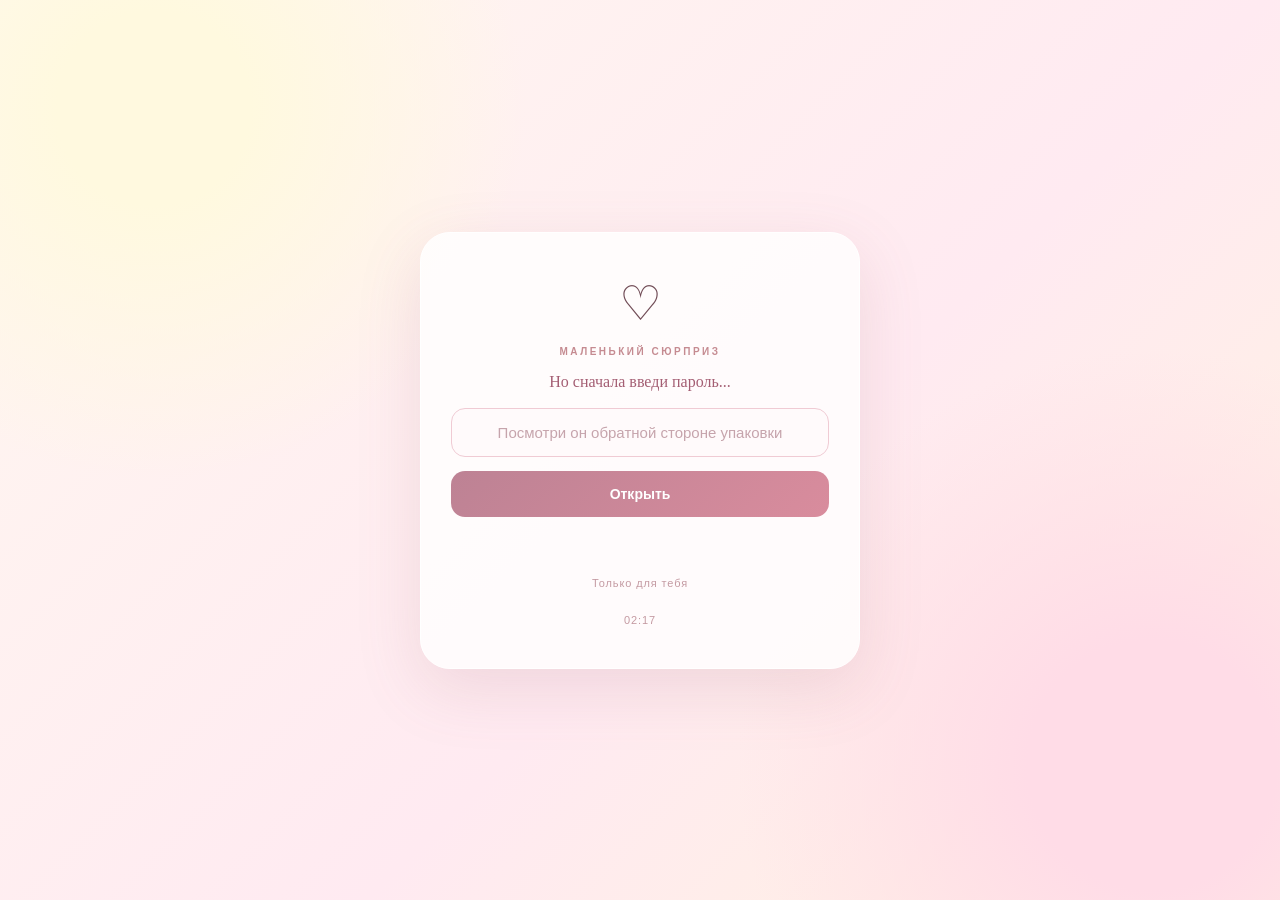
<file: nastenka/index.html>
<!DOCTYPE html>

<html lang="ru">

<head>

<meta charset="UTF-8">

<meta name="viewport" content="width=device-width, initial-scale=1">

<meta name="theme-color" content="#fff0f3">

<title>02:17</title>

<link rel="stylesheet" href="home.css">

</head>

<body>

<div class="hearts" aria-hidden="true">

    <span>♡</span>

    <span>♥</span>

    <span>♡</span>

    <span>♥</span>

    <span>♡</span>

</div>

<main class="card">

    <div class="sun">♡</div>

    <div class="kicker">маленький сюрприз</div>




    <p class="question">

        Но сначала введи пароль...

    </p>

    <form id="passwordForm">

        <input type="password"
               id="password"
               placeholder="Посмотри он обратной стороне упаковки"
               autocomplete="off"
               required>

        <button type="submit">

            Открыть

        </button>

    </form>

    <p id="message" class="message"></p>

    <div class="bottom-text">

        Только для тебя

    </div>

    <div class="bottom-text">

        02:17

    </div>

</main>

<script>

const correctPassword = "20.01.2010";

const form = document.getElementById("passwordForm");

const input = document.getElementById("password");

const message = document.getElementById("message");

form.addEventListener("submit", function(event) {

    event.preventDefault();

    if (input.value.trim() === correctPassword) {

        message.textContent = "Правильно! Для тебя открыто кое-что особенное ♥";

        message.className = "message success";

        setTimeout(() => {

            window.location.href = "letter.html";

        }, 900);

    } else {

        message.textContent = "Кажется, пароль немного не тот. Попробуй ещё раз ";

        message.className = "message error";

        input.value = "";

        input.focus();

    }

});

</script>

</body>

</html>
</file>
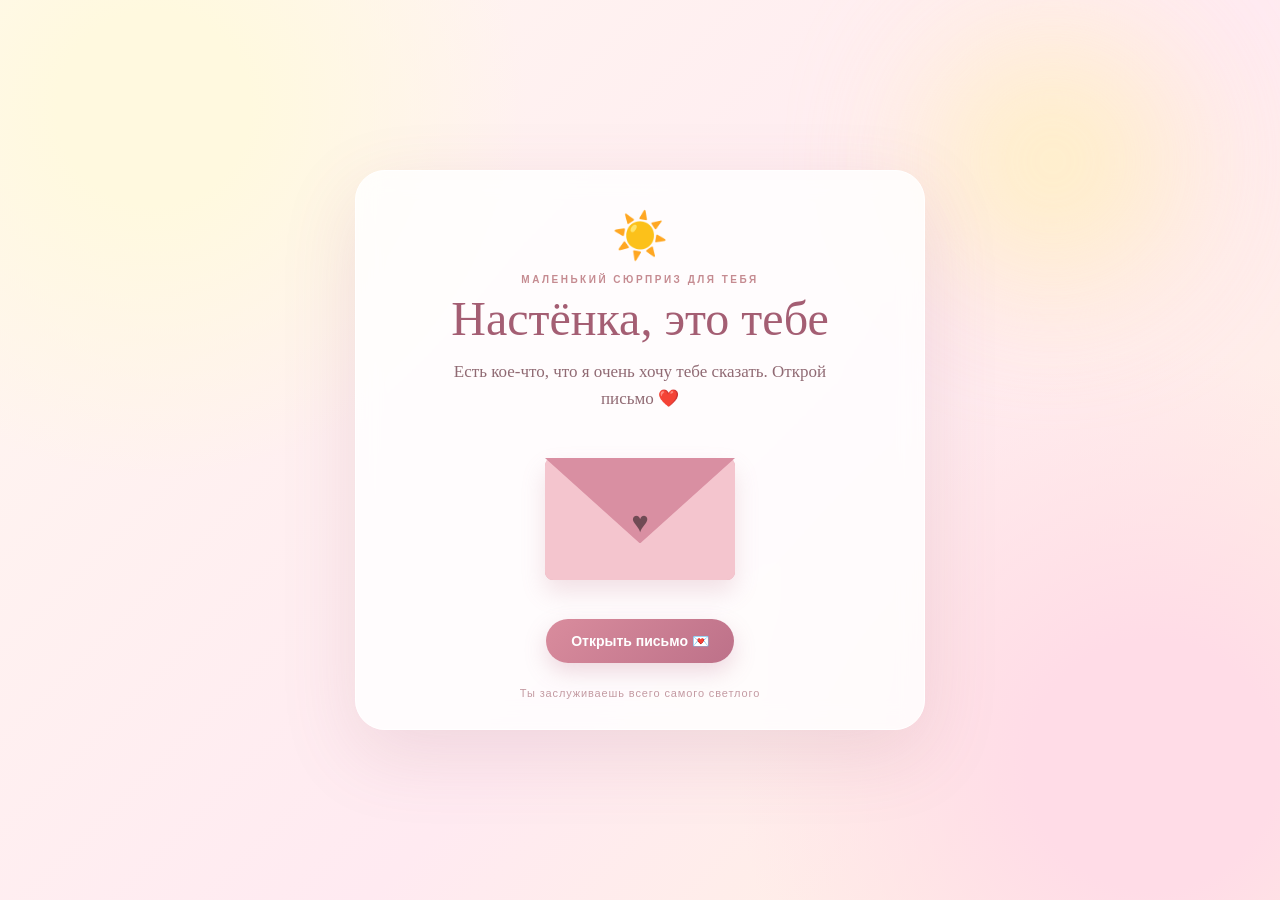
<file: otkrytka_dlya_Nastenki.html>
<!DOCTYPE html>
<html lang="ru">
<head>
<meta charset="UTF-8">
<meta name="viewport" content="width=device-width, initial-scale=1">
<meta name="theme-color" content="#fff0f3">
<title>Для Настёнки ❤️</title>
<style>
*{box-sizing:border-box}
body{margin:0;min-height:100vh;display:grid;place-items:center;padding:22px;overflow-x:hidden;
font-family:Georgia,"Times New Roman",serif;color:#704b55;
background:radial-gradient(circle at 12% 12%,#fff9df 0 7%,transparent 27%),
radial-gradient(circle at 90% 85%,#ffdce7 0 9%,transparent 30%),linear-gradient(135deg,#fff8f0,#ffeaf1 58%,#fff2df)}
.glow{position:fixed;width:250px;height:250px;border-radius:50%;background:#fff1b4;filter:blur(70px);opacity:.7;top:4%;right:8%;z-index:-1}
.card{width:min(100%,570px);padding:38px 27px 30px;text-align:center;border-radius:30px;
background:rgba(255,255,255,.82);border:1px solid white;box-shadow:0 24px 75px #995b6c25;backdrop-filter:blur(12px);animation:rise .8s ease both}
.sun{font-size:45px;display:block;animation:float 3s ease-in-out infinite}
.kicker{margin:12px 0 8px;font:700 10px Arial,sans-serif;letter-spacing:.25em;text-transform:uppercase;color:#c58b91}
h1{font-size:clamp(34px,8vw,48px);font-weight:500;line-height:1.1;margin:0 0 12px;color:#a45e73}
.subtitle{font-size:17px;line-height:1.6;color:#906a73;max-width:400px;margin:0 auto 22px}
.envelope-wrap{height:170px;display:grid;place-items:center;margin:6px auto 15px;perspective:700px}
.envelope{position:relative;width:190px;height:122px;background:#e8aab8;border-radius:8px;box-shadow:0 12px 24px #bd718933;transition:transform .7s}
.envelope:before,.envelope:after{content:"";position:absolute;inset:0}
.envelope:before{background:#f4c5ce;clip-path:polygon(0 0,50% 57%,100% 0,100% 100%,0 100%);border-radius:8px}
.flap{position:absolute;z-index:3;left:0;top:0;width:100%;height:70%;background:#d98fa2;clip-path:polygon(0 0,100% 0,50% 100%);transform-origin:top;transition:transform .7s}
.seal{position:absolute;z-index:4;left:50%;top:52%;transform:translate(-50%,-50%);font-size:29px;transition:opacity .3s}
.envelope.open .flap{transform:rotateX(180deg)}
.envelope.open{transform:translateY(8px)}
.envelope.open .seal{opacity:0}
button{border:0;border-radius:999px;padding:14px 25px;cursor:pointer;color:white;background:linear-gradient(135deg,#d98c9d,#bd7189);
font:600 14px Arial,sans-serif;box-shadow:0 9px 22px #bd718940;transition:.2s}
button:hover{transform:translateY(-2px)}
button:disabled{opacity:.75;cursor:default}
.letter{display:none;text-align:left;margin:25px auto 0;max-width:455px;font-size:16px;line-height:1.8;animation:rise .7s ease both}
.letter.show{display:block}
.letter p{margin:0 0 15px}
.sign{text-align:center;color:#b46d80;font-style:italic;margin-top:23px!important}
.final{display:none;margin:24px auto 0;padding:19px 12px 4px;border-top:1px solid #f3dce2;color:#ad6479;font-size:22px;line-height:1.4;animation:rise .8s ease both}
.final.show{display:block}
.final small{display:block;margin-top:8px;font:12px Arial,sans-serif;letter-spacing:.12em;color:#c49aa2}
.music{display:none;margin:16px auto 0;background:#fff0f3;color:#a45e73;box-shadow:none;border:1px solid #f2d5de}
.footer{margin-top:24px;font:11px Arial,sans-serif;letter-spacing:.08em;color:#c49aa2}
.petal{position:fixed;top:-30px;pointer-events:none;opacity:.65;animation:fall linear infinite;z-index:-1}
@keyframes rise{from{opacity:0;transform:translateY(14px)}to{opacity:1;transform:none}}
@keyframes float{0%,100%{transform:translateY(0) rotate(-5deg)}50%{transform:translateY(-8px) rotate(5deg)}}
@keyframes fall{to{transform:translateY(110vh) rotate(360deg)}}
@media(max-width:420px){.card{padding:30px 20px 25px}.letter{font-size:15px}.envelope-wrap{height:150px}}
</style>
</head>
<body>
<div class="glow"></div>
<main class="card">
  <span class="sun">☀️</span>
  <div class="kicker">маленький сюрприз для тебя</div>
  <h1>Настёнка, это тебе</h1>
  <p class="subtitle">Есть кое-что, что я очень хочу тебе сказать. Открой письмо ❤️</p>
  <div class="envelope-wrap">
    <div class="envelope" id="envelope"><div class="flap"></div><div class="seal">♥</div></div>
  </div>
  <button id="openBtn">Открыть письмо 💌</button>

  <section class="letter" id="letter" aria-live="polite">
    <p>Я правда верю, что у тебя всё получится. Поэтому никогда не сдавайся, смело иди к своей цели и не оглядывайся назад. Не позволяй никому переубеждать тебя или заставлять сомневаться в себе.</p>
    <p>Радуйся жизни, улыбайся и свети ярче всех, словно маленькое солнышко! Ведь ты и есть самое настоящее солнышко, любимая моя девочка. <span style="color:#d98c9d">♥</span></p>
    <p>Ты самая большая умничка на свете, и я безумно горжусь тобой. Спасибо тебе за твою заботу, поддержку, нежность и любовь.</p>
    <p>Я очень рад, что однажды ты появилась в моей жизни. И хочу, чтобы ты никогда не забывала, какая ты замечательная.</p>
    <p class="sign">С любовью, для тебя ♥</p>
  </section>
  <div class="final" id="final">Я тебя очень ценю, Настёнка ❤️<small>НИКОГДА НЕ ПЕРЕСТАВАЙ СВЕТИТЬСЯ</small></div>
  <button class="music" id="musicBtn">♪ Включить нежную мелодию</button>
  <div class="footer">Ты заслуживаешь всего самого светлого</div>
</main>
<script>
const openBtn=document.getElementById('openBtn'), letter=document.getElementById('letter');
openBtn.addEventListener('click',()=>{
  document.getElementById('envelope').classList.add('open');
  openBtn.disabled=true; openBtn.textContent='Письмо открыто ♥';
  setTimeout(()=>{letter.classList.add('show');document.getElementById('final').classList.add('show');document.getElementById('musicBtn').style.display='inline-block';},550);
});
let audioCtx, playing=false, timer;
const musicBtn=document.getElementById('musicBtn');
musicBtn.addEventListener('click',()=>{
  if(!audioCtx) audioCtx=new (window.AudioContext||window.webkitAudioContext)();
  if(playing){clearInterval(timer);playing=false;musicBtn.textContent='♪ Включить нежную мелодию';return;}
  playing=true;musicBtn.textContent='Ⅱ Остановить мелодию';
  const notes=[261.63,329.63,392,329.63,293.66,349.23,440,349.23];let i=0;
  const play=()=>{const osc=audioCtx.createOscillator(),gain=audioCtx.createGain();osc.type='sine';osc.frequency.value=notes[i++%notes.length];gain.gain.setValueAtTime(.0001,audioCtx.currentTime);gain.gain.exponentialRampToValueAtTime(.055,audioCtx.currentTime+.08);gain.gain.exponentialRampToValueAtTime(.0001,audioCtx.currentTime+1.1);osc.connect(gain);gain.connect(audioCtx.destination);osc.start();osc.stop(audioCtx.currentTime+1.15);};
  play();timer=setInterval(play,650);
});
const symbols=['♡','✿','♥'];
for(let i=0;i<18;i++){const el=document.createElement('span');el.className='petal';el.textContent=symbols[Math.floor(Math.random()*symbols.length)];el.style.left=Math.random()*100+'vw';el.style.animationDuration=(10+Math.random()*13)+'s';el.style.animationDelay=(-Math.random()*20)+'s';el.style.fontSize=(12+Math.random()*15)+'px';el.style.color=i%2?'#d99aaa':'#e7bd8d';document.body.appendChild(el);}
</script>
</body>
</html>
</file>
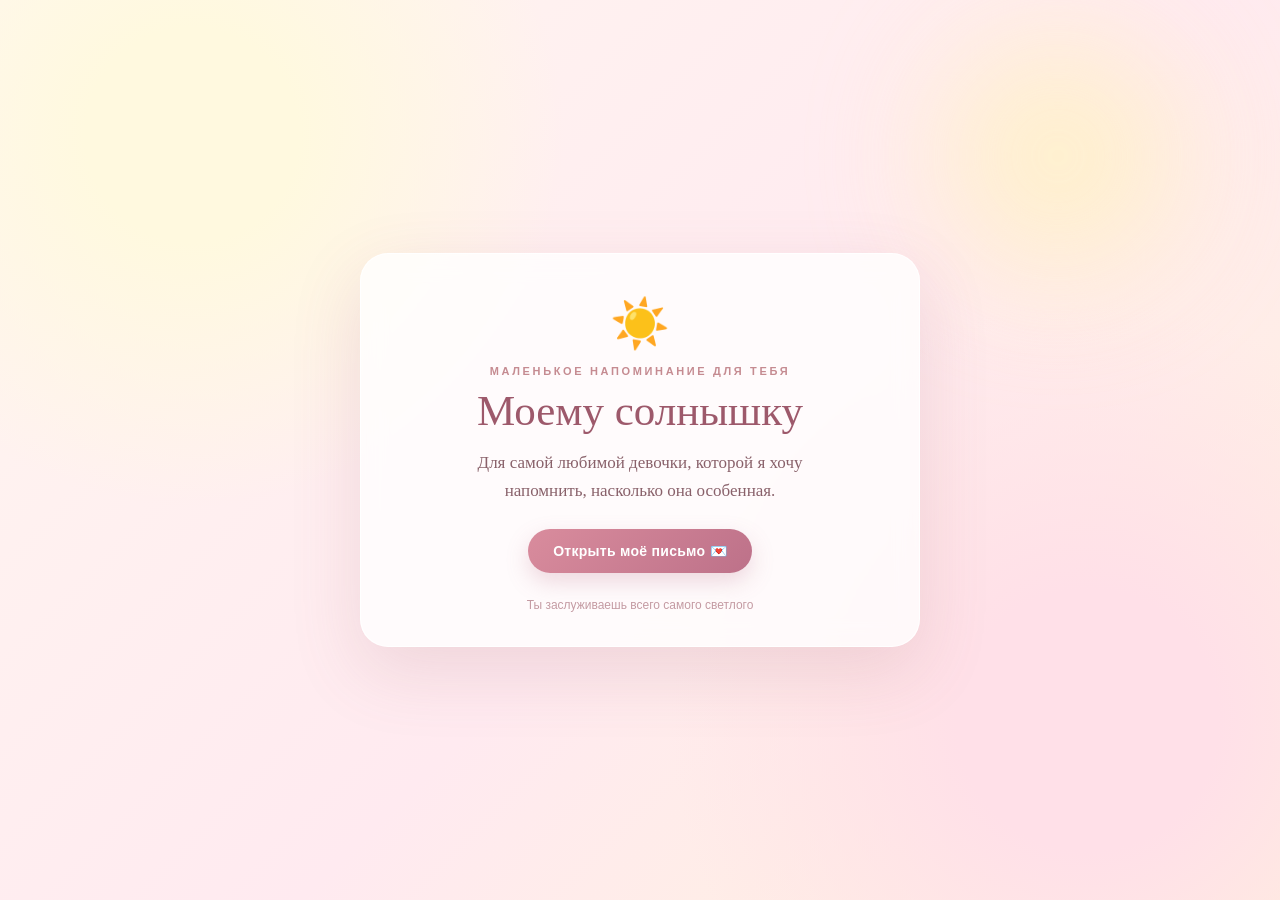
<file: otkrytka_dlya_solnyshka.html>
<!DOCTYPE html>
<html lang="ru">
<head>
  <meta charset="UTF-8">
  <meta name="viewport" content="width=device-width, initial-scale=1.0">
  <meta name="theme-color" content="#fff0f3">
  <title>Для моего солнышка ☀️</title>
  <style>
    * { box-sizing: border-box; }
    body {
      margin: 0; min-height: 100vh; overflow-x: hidden;
      display: grid; place-items: center; padding: 24px;
      font-family: Georgia, "Times New Roman", serif;
      color: #68434d;
      background: radial-gradient(circle at 15% 15%, #fff9df 0 8%, transparent 28%),
                  radial-gradient(circle at 85% 80%, #ffe0e8 0 10%, transparent 32%),
                  linear-gradient(135deg, #fff7f0, #ffeaf0 55%, #fff1dc);
    }
    .glow {
      position: fixed; width: 240px; height: 240px; border-radius: 50%;
      background: #fff4b8; filter: blur(65px); opacity: .65; z-index: -1;
      top: 4%; right: 8%;
    }
    .card {
      width: min(100%, 560px); padding: 42px 30px 34px;
      text-align: center; position: relative; border-radius: 28px;
      background: rgba(255,255,255,.78);
      border: 1px solid rgba(255,255,255,.9);
      box-shadow: 0 24px 70px rgba(153, 91, 108, .16);
      backdrop-filter: blur(12px);
      animation: appear .9s ease both;
    }
    .sun { font-size: 48px; display: inline-block; animation: float 3s ease-in-out infinite; }
    .eyebrow { margin: 12px 0 8px; font: 700 11px/1.4 Arial, sans-serif; letter-spacing: .24em; text-transform: uppercase; color: #c58b91; }
    h1 { font-size: clamp(30px, 7vw, 43px); line-height: 1.12; font-weight: 500; margin: 0 0 14px; color: #9d596b; }
    .intro { font-size: 17px; line-height: 1.65; margin: 0 auto 24px; max-width: 390px; color: #89616a; }
    button {
      border: 0; border-radius: 999px; padding: 14px 25px; cursor: pointer;
      color: white; background: linear-gradient(135deg, #d98c9d, #bd7189);
      font: 600 14px Arial, sans-serif; letter-spacing: .02em;
      box-shadow: 0 9px 22px rgba(189,113,137,.25);
      transition: transform .2s, box-shadow .2s;
    }
    button:hover { transform: translateY(-2px); box-shadow: 0 12px 26px rgba(189,113,137,.32); }
    .letter { display: none; text-align: left; margin: 28px auto 0; max-width: 430px; font-size: 16px; line-height: 1.8; animation: appear .6s ease both; }
    .letter.show { display: block; }
    .letter p { margin: 0 0 15px; }
    .sign { text-align: center; color: #b46d80; font-style: italic; margin-top: 22px !important; }
    .heart { color: #d98c9d; }
    .footer { margin-top: 25px; font: 12px Arial, sans-serif; color: #c49aa2; }
    .petal {
      position: fixed; top: -30px; pointer-events: none; opacity: .7;
      animation: fall linear infinite; z-index: -1;
    }
    @keyframes appear { from { opacity: 0; transform: translateY(12px) scale(.98); } to { opacity: 1; transform: none; } }
    @keyframes float { 0%,100% { transform: translateY(0) rotate(-5deg); } 50% { transform: translateY(-8px) rotate(5deg); } }
    @keyframes fall { to { transform: translateY(110vh) rotate(360deg); } }
    @media (max-width: 420px) { .card { padding: 34px 22px 28px; } .letter { font-size: 15px; } }
  </style>
</head>
<body>
  <div class="glow"></div>
  <main class="card">
    <div class="sun">☀️</div>
    <div class="eyebrow">маленькое напоминание для тебя</div>
    <h1>Моему солнышку</h1>
    <p class="intro">Для самой любимой девочки, которой я хочу напомнить, насколько она особенная.</p>
    <button id="openBtn" type="button">Открыть моё письмо 💌</button>

    <section class="letter" id="letter" aria-live="polite">
      <p>Я правда верю, что у тебя всё получится. Поэтому никогда не сдавайся, смело иди к своей цели и не оглядывайся назад. Не позволяй никому переубеждать тебя или заставлять сомневаться в себе.</p>
      <p>Радуйся жизни, улыбайся и свети ярче всех, словно маленькое солнышко! Ведь ты и есть самое настоящее солнышко, любимая моя девочка. <span class="heart">♥</span></p>
      <p>Ты самая большая умничка на свете, и я безумно горжусь тобой. Спасибо тебе за твою заботу, поддержку, нежность и любовь.</p>
      <p>Я очень рад, что однажды ты появилась в моей жизни. И хочу, чтобы ты никогда не забывала, какая ты замечательная.</p>
      <p class="sign">С любовью, для тебя <span class="heart">♥</span></p>
    </section>
    <div class="footer">Ты заслуживаешь всего самого светлого</div>
  </main>
  <script>
    const btn = document.getElementById('openBtn');
    const letter = document.getElementById('letter');
    btn.addEventListener('click', () => {
      letter.classList.add('show');
      btn.textContent = 'Это всё — от чистого сердца ♥';
      btn.disabled = true;
      btn.style.opacity = '.85';
    });
    const symbols = ['♡', '✿', '♥'];
    for (let i = 0; i < 16; i++) {
      const el = document.createElement('span');
      el.className = 'petal';
      el.textContent = symbols[Math.floor(Math.random() * symbols.length)];
      el.style.left = Math.random() * 100 + 'vw';
      el.style.animationDuration = (9 + Math.random() * 13) + 's';
      el.style.animationDelay = (-Math.random() * 18) + 's';
      el.style.fontSize = (12 + Math.random() * 15) + 'px';
      el.style.color = i % 2 ? '#d99aaa' : '#e7bd8d';
      document.body.appendChild(el);
    }
  </script>
</body>
</html>
</file>
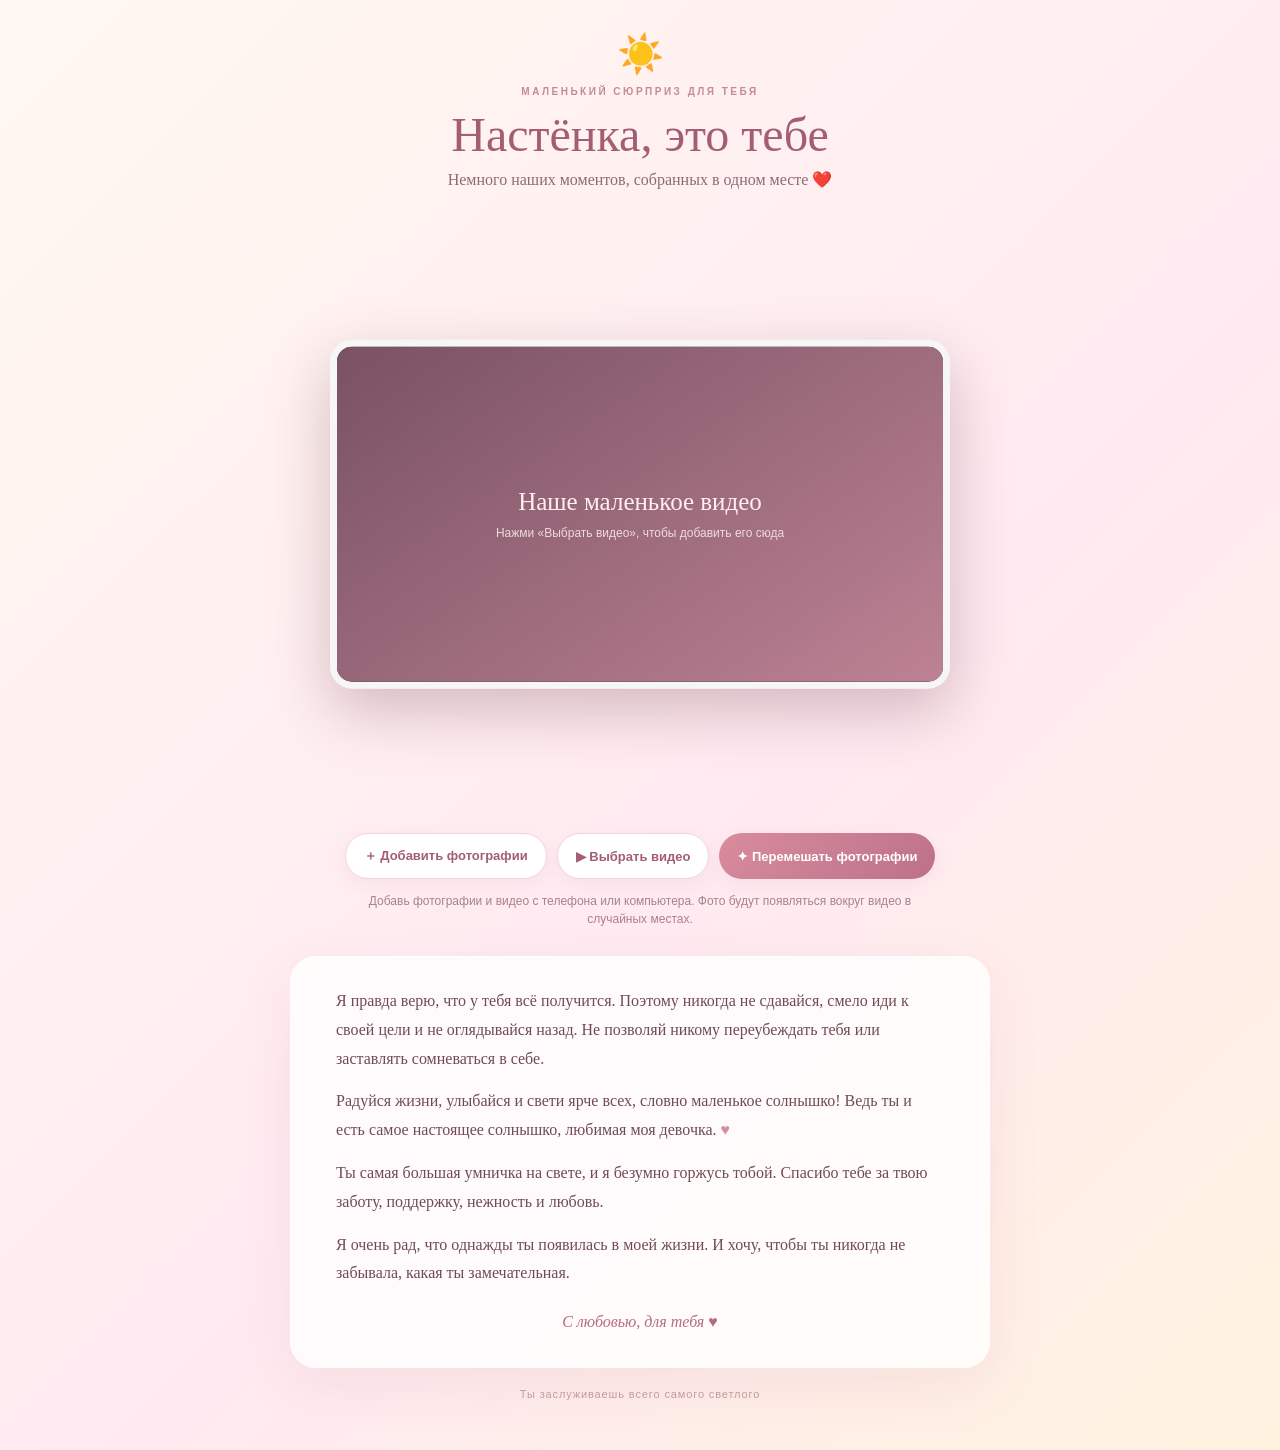
<file: otkrytka_Nastenka_video_kollazh.html>
<!DOCTYPE html>
<html lang="ru">
<head>
<meta charset="UTF-8">
<meta name="viewport" content="width=device-width, initial-scale=1">
<meta name="theme-color" content="#fff0f3">
<title>Для Настёнки ❤️</title>
<style>
*{box-sizing:border-box}
body{margin:0;min-height:100vh;padding:24px 16px 50px;background:linear-gradient(135deg,#fff8f0,#ffeaf1 58%,#fff2df);color:#704b55;font-family:Georgia,"Times New Roman",serif}
.page{width:min(1100px,100%);margin:auto;text-align:center}
.heading{padding:8px 0 18px}
.sun{font-size:38px;display:block;animation:float 3s ease-in-out infinite}
.kicker{font:700 10px Arial,sans-serif;letter-spacing:.25em;text-transform:uppercase;color:#c58b91;margin:10px 0}
h1{font-size:clamp(32px,6vw,48px);font-weight:500;color:#a45e73;margin:0 0 8px}
.subtitle{font-size:16px;color:#906a73;margin:0}
.stage{height:min(68vw,590px);min-height:390px;max-height:590px;position:relative;margin:12px auto 24px;isolation:isolate}
.collage{position:absolute;inset:0;overflow:hidden;border-radius:28px}
.photo{position:absolute;width:clamp(105px,18vw,190px);height:clamp(125px,22vw,225px);object-fit:cover;border-radius:15px;border:5px solid rgba(255,255,255,.94);box-shadow:0 12px 32px #7f4d5a30;opacity:0;transform:scale(.78) rotate(var(--rot));animation:photoIn .7s ease forwards;transition:transform .5s,opacity .5s}
.photo:hover{transform:scale(1.06) rotate(0deg);z-index:5}
.video-frame{position:absolute;z-index:10;left:50%;top:50%;transform:translate(-50%,-50%);width:min(58%,620px);aspect-ratio:16/9;background:#30242a;border:7px solid rgba(255,255,255,.96);border-radius:22px;box-shadow:0 22px 60px #75495650;overflow:hidden;display:grid;place-items:center}
video{width:100%;height:100%;object-fit:contain;background:#241b20}
.video-placeholder{position:absolute;inset:0;display:grid;place-items:center;padding:18px;color:#ffeef2;text-align:center;background:linear-gradient(145deg,#795263,#bd8294)}
.video-placeholder strong{display:block;font-size:clamp(17px,3vw,25px);font-weight:500;margin-bottom:7px}
.video-placeholder span{font:12px Arial,sans-serif;opacity:.85}
.controls{display:flex;flex-wrap:wrap;justify-content:center;gap:10px;margin:0 auto 25px}
.control-label,.shuffle{display:inline-flex;align-items:center;justify-content:center;gap:8px;min-height:46px;padding:12px 18px;border-radius:999px;background:#fff;color:#a45e73;border:1px solid #f0d5de;box-shadow:0 5px 18px #995b6c12;font:600 13px Arial,sans-serif;cursor:pointer}
.control-label:hover,.shuffle:hover{background:#fff5f7}
.control-label input{display:none}
.shuffle{background:linear-gradient(135deg,#d98c9d,#bd7189);color:white;border:0}
.hint{font:12px/1.5 Arial,sans-serif;color:#a9828b;margin:-12px auto 28px;max-width:560px}
.letter-card{max-width:700px;margin:0 auto;padding:30px clamp(20px,5vw,45px);background:rgba(255,255,255,.82);border:1px solid white;border-radius:26px;box-shadow:0 18px 55px #995b6c17;text-align:left;line-height:1.8;font-size:16px}
.letter-card p{margin:0 0 14px}
.sign{text-align:center;color:#b46d80;font-style:italic;margin:20px 0 0!important}
.footer{text-align:center;margin:20px 0 0;font:11px Arial,sans-serif;letter-spacing:.08em;color:#c49aa2}
@keyframes photoIn{to{opacity:1;transform:scale(1) rotate(var(--rot))}}
@keyframes float{0%,100%{transform:translateY(0) rotate(-5deg)}50%{transform:translateY(-8px) rotate(5deg)}}
@media(max-width:600px){
 body{padding:15px 10px 35px}
 .stage{height:510px;min-height:510px}
 .video-frame{width:82%;border-width:5px;border-radius:15px}
 .photo{width:clamp(95px,29vw,145px);height:clamp(115px,34vw,170px);border-width:4px}
 .letter-card{font-size:15px;padding:24px 20px}
}
@media(prefers-reduced-motion:reduce){*,*::before,*::after{animation-duration:.01ms!important;transition:none!important}}
</style>
</head>
<body>
<main class="page">
 <header class="heading">
  <span class="sun">☀️</span>
  <div class="kicker">маленький сюрприз для тебя</div>
  <h1>Настёнка, это тебе</h1>
  <p class="subtitle">Немного наших моментов, собранных в одном месте ❤️</p>
 </header>

 <section class="stage" aria-label="Видео в окружении фотографий">
  <div class="collage" id="collage"></div>
  <div class="video-frame">
   <video id="mainVideo" controls playsinline preload="metadata" hidden></video>
   <div class="video-placeholder" id="videoPlaceholder">
    <div><strong>Наше маленькое видео</strong><span>Нажми «Выбрать видео», чтобы добавить его сюда</span></div>
   </div>
  </div>
 </section>

 <div class="controls">
  <label class="control-label">＋ Добавить фотографии
   <input id="photoInput" type="file" accept="image/*" multiple>
  </label>
  <label class="control-label">▶ Выбрать видео
   <input id="videoInput" type="file" accept="video/*">
  </label>
  <button class="shuffle" id="shuffleBtn" type="button">✦ Перемешать фотографии</button>
 </div>
 <p class="hint" id="hint" aria-live="polite">Добавь фотографии и видео с телефона или компьютера. Фото будут появляться вокруг видео в случайных местах.</p>

 <section class="letter-card">
  <p>Я правда верю, что у тебя всё получится. Поэтому никогда не сдавайся, смело иди к своей цели и не оглядывайся назад. Не позволяй никому переубеждать тебя или заставлять сомневаться в себе.</p>
  <p>Радуйся жизни, улыбайся и свети ярче всех, словно маленькое солнышко! Ведь ты и есть самое настоящее солнышко, любимая моя девочка. <span style="color:#d98c9d">♥</span></p>
  <p>Ты самая большая умничка на свете, и я безумно горжусь тобой. Спасибо тебе за твою заботу, поддержку, нежность и любовь.</p>
  <p>Я очень рад, что однажды ты появилась в моей жизни. И хочу, чтобы ты никогда не забывала, какая ты замечательная.</p>
  <p class="sign">С любовью, для тебя ♥</p>
 </section>
 <div class="footer">Ты заслуживаешь всего самого светлого</div>
</main>
<script>
const collage=document.getElementById('collage');
const photoInput=document.getElementById('photoInput');
const videoInput=document.getElementById('videoInput');
const mainVideo=document.getElementById('mainVideo');
const placeholder=document.getElementById('videoPlaceholder');
const hint=document.getElementById('hint');
const shuffleBtn=document.getElementById('shuffleBtn');
let photoURLs=[];

function placePhotos(){
 collage.innerHTML='';
 if(!photoURLs.length)return;
 const mobile=window.matchMedia('(max-width:600px)').matches;
 const positions=mobile?[
  [2,3,-8],[68,3,7],[0,36,6],[72,36,-7],[5,70,-5],[68,70,8],
  [34,1,5],[34,77,-5],[1,18,4],[75,18,-4],[1,54,-7],[75,54,6]
 ]:[
  [2,4,-9],[22,1,7],[72,3,-6],[86,26,8],[2,39,6],[17,68,-7],
  [78,67,6],[88,45,-8],[37,1,-5],[59,2,8],[36,73,7],[58,75,-6],
  [3,72,5],[86,5,-7]
 ];
 const shuffled=[...photoURLs].sort(()=>Math.random()-.5);
 shuffled.slice(0,positions.length).forEach((src,i)=>{
  const [x,y,r]=positions[i];
  const img=document.createElement('img');
  img.className='photo';img.src=src;img.alt='Фотография для Настёнки';
  img.style.left=x+'%';img.style.top=y+'%';img.style.setProperty('--rot',r+'deg');
  img.style.animationDelay=(Math.random()*.5)+'s';
  collage.appendChild(img);
 });
}
photoInput.addEventListener('change',()=>{
 const files=Array.from(photoInput.files||[]).filter(f=>f.type.startsWith('image/'));
 if(!files.length)return;
 photoURLs.forEach(URL.revokeObjectURL);photoURLs=files.map(URL.createObjectURL);
 placePhotos();
 hint.textContent=`Добавлено фотографий: ${photoURLs.length}. Нажми «Перемешать фотографии», чтобы изменить их расположение.`;
});
videoInput.addEventListener('change',()=>{
 const file=videoInput.files&&videoInput.files[0];if(!file)return;
 if(mainVideo.dataset.url)URL.revokeObjectURL(mainVideo.dataset.url);
 const url=URL.createObjectURL(file);mainVideo.dataset.url=url;mainVideo.src=url;
 mainVideo.hidden=false;placeholder.hidden=true;mainVideo.load();
});
shuffleBtn.addEventListener('click',()=>{
 if(!photoURLs.length){hint.textContent='Сначала добавь фотографии — тогда я смогу их перемешать ❤️';return;}
 placePhotos();
});
window.addEventListener('resize',placePhotos);
</script>
</body>
</html>
</file>
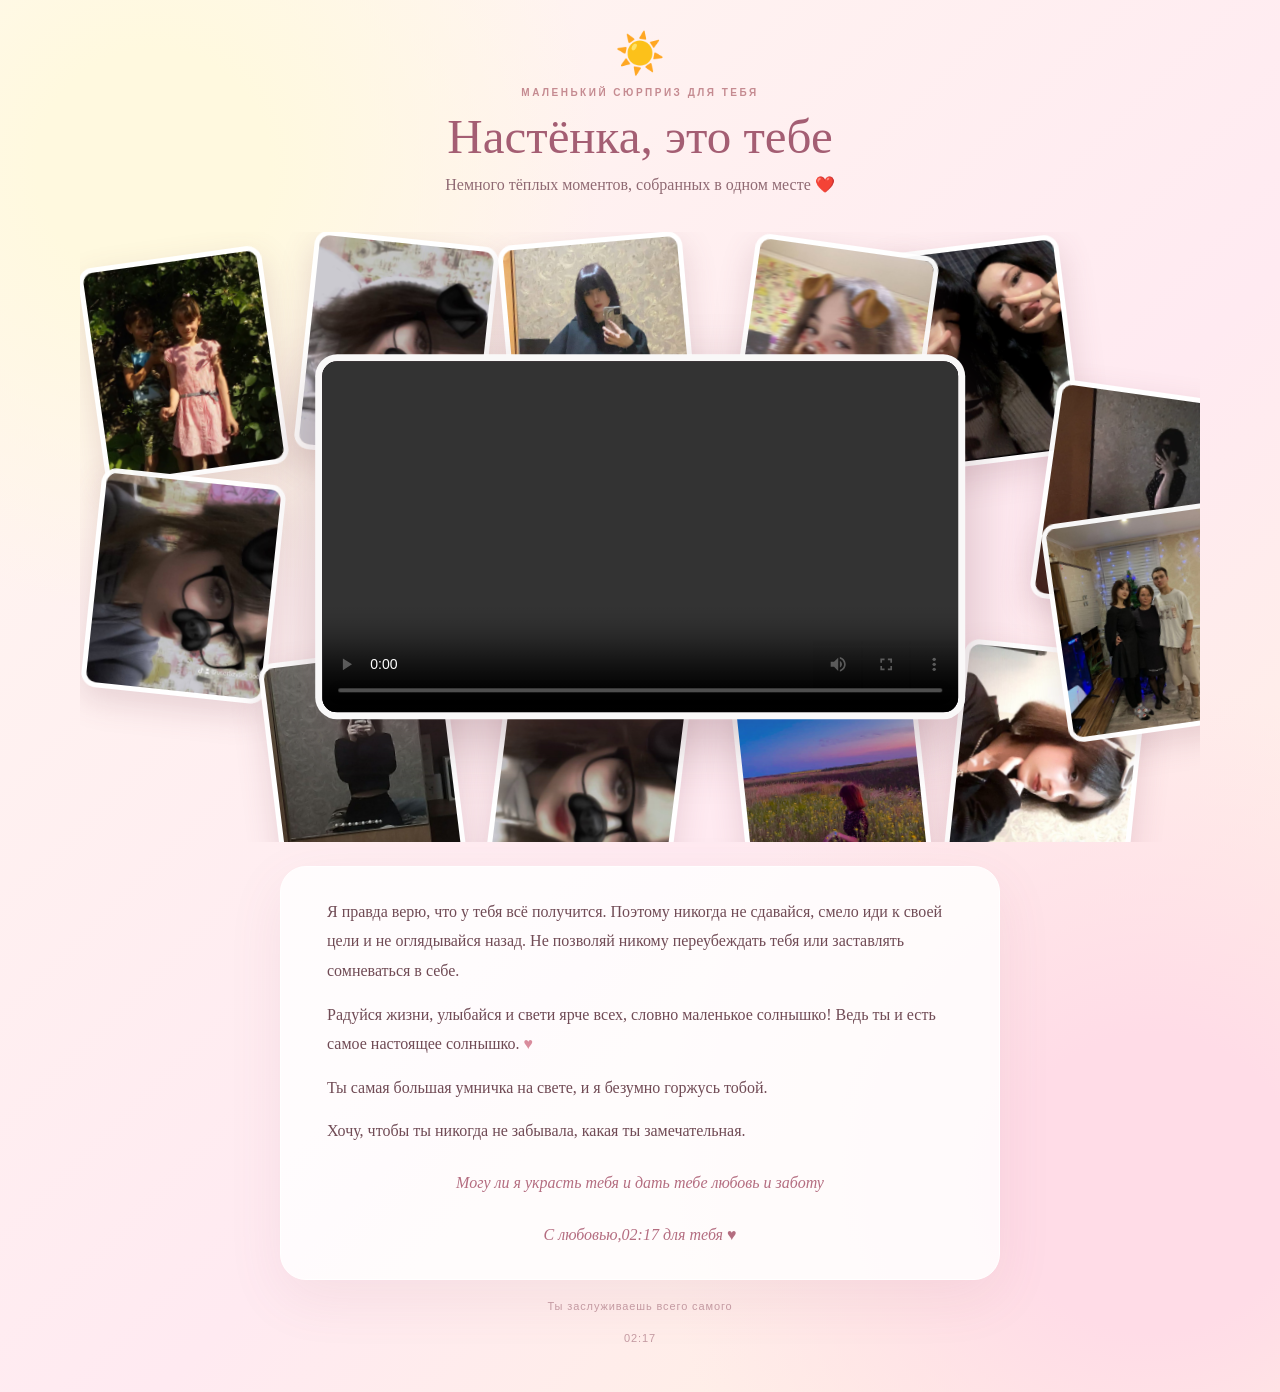
<file: nastenka/letter.html>
<!DOCTYPE html>
<html lang="ru">
<head>
<meta charset="UTF-8">
<meta name="viewport" content="width=device-width, initial-scale=1">
<meta name="theme-color" content="#fff0f3">
<title>Для Настёнки 🥰</title>
<link rel="stylesheet" href="style.css">
</head>
<body>
<main class="page">
 <header class="heading">
  <span class="sun" aria-hidden="true">☀️</span>
  <div class="kicker">маленький сюрприз для тебя</div>
  <h1>Настёнка, это тебе</h1>
  <p class="subtitle">Немного тёплых моментов, собранных в одном месте ❤️</p>
 </header>

 <section class="stage" aria-label="Видео в окружении фотографий">
  <div class="collage" id="collage" aria-label="Фотографии"></div>
  <div class="video-frame">

    <video id="mainVideo" controls playsinline preload="metadata">

        <source src="./media/video/video.mp4" type="video/mp4">

        Твой браузер не поддерживает воспроизведение видео.

    </video>
<div>
     <strong>02:17</strong>
     
    </div>
</div>
  
  
   </div>
  </div>
 </section>

 <section class="note">
  <p>Я правда верю, что у тебя всё получится. Поэтому никогда не сдавайся, смело иди к своей цели и не оглядывайся назад. Не позволяй никому переубеждать тебя или заставлять сомневаться в себе.</p>
  <p>Радуйся жизни, улыбайся и свети ярче всех, словно маленькое солнышко! Ведь ты и есть самое настоящее солнышко. <span style="color:#d98c9d">♥</span></p>
  <p>Ты самая большая умничка на свете, и я безумно горжусь тобой.</p>
  <p>Хочу, чтобы ты никогда не забывала, какая ты замечательная.</p>
  <p class="sign">Могу ли я украсть тебя и дать тебе любовь и заботу</p>
  <p class="sign">С любовью,02:17 для тебя ♥</p>
 </section>

 <div class="footer">Ты заслуживаешь всего самого </div>
<div class="footer">02:17</div>
</main>

<script>
const photoFiles = [
 "photo-01.jpg",
 "photo-02.jpg",
 "photo-03.jpg",
 "photo-04.jpg",
 "photo-05.jpg",
 "photo-06.jpg",
 "photo-07.jpg",
 "photo-08.jpg",
 "photo-09.jpg",
 "photo-10.jpg",
 "photo-11.jpg",
 "photo-12.jpg"
];

const positionsDesktop = [
 [1,4,-8],[20,1,6],[72,2,-7],[86,26,8],
 [1,40,6],[17,69,-7],[78,68,6],[87,46,-8],
 [38,1,-5],[59,2,8],[37,74,7],[59,75,-6]
];

const positionsMobile = [
 [1,2,-8],[69,2,7],[0,37,6],[73,37,-7],
 [3,73,-5],[70,73,8],[34,1,5],[34,79,-5],
 [1,19,4],[74,19,-4],[1,55,-7],[74,55,6]
];

function shuffleOnce(items) {
 const result = [...items];

 for (let i = result.length - 1; i > 0; i--) {
  const j = Math.floor(Math.random() * (i + 1));
  [result[i], result[j]] = [result[j], result[i]];
 }

 return result;
}

function buildCollage() {
 const collage = document.getElementById("collage");
 const mobile = window.matchMedia("(max-width:600px)").matches;
 const positions = mobile ? positionsMobile : positionsDesktop;
 const files = shuffleOnce(photoFiles).slice(0, positions.length);

 files.forEach((file, index) => {
  const [x, y, rotation] = positions[index];

  const img = document.createElement("img");
  img.className = "photo";
  img.src = "media/photos/" + file;
  img.alt = "Фотография";
  img.loading = "eager";

  img.style.left = x + "%";
  img.style.top = y + "%";
  img.style.setProperty("--rotation", rotation + "deg");
  img.style.animationDelay = (index * 0.12) + "s";

  img.onerror = () => img.remove();

  collage.appendChild(img);
 });
}

const video = document.getElementById("mainVideo");
const placeholder = document.getElementById("videoPlaceholder");

video.addEventListener("loadedmetadata", () => {
 placeholder.hidden = true;
});

video.addEventListener("error", () => {
 placeholder.hidden = false;
});

buildCollage();
</script>
</body>
</html>
</file>
<file: nastenka/home.css>
* {

    box-sizing: border-box;

}

body {

    margin: 0;

    min-height: 100vh;

    display: flex;

    align-items: center;

    justify-content: center;

    padding: 20px;

    background:

        radial-gradient(circle at 12% 12%, #fff9df 0 7%, transparent 27%),

        radial-gradient(circle at 90% 85%, #ffdce7 0 9%, transparent 30%),

        linear-gradient(135deg, #fff8f0, #ffeaf1 58%, #fff2df);

    color: #704b55;

    font-family: Georgia, "Times New Roman", serif;

}

.card {

    position: relative;

    width: min(440px, 100%);

    padding: 42px 30px;

    text-align: center;

    background: rgba(255,255,255,.82);

    border: 1px solid white;

    border-radius: 30px;

    box-shadow: 0 20px 65px rgba(153,91,108,.15);

    animation: appear 1s ease;

    z-index: 2;

}

.sun {

    font-size: 48px;

    animation: float 3s ease-in-out infinite;

}

.kicker {

    margin: 15px 0 10px;

    color: #c58b91;

    font: 700 10px Arial, sans-serif;

    letter-spacing: .25em;

    text-transform: uppercase;

}

h1 {

    margin: 0;

    color: #a45e73;

    font-size: clamp(30px, 8vw, 39px);

    font-weight: 500;

}

.subtitle {

    margin: 17px 0 22px;

    color: #906a73;

    font-size: 15px;

    line-height: 1.7;

}

.divider {

    color: #d98c9d;

    font-size: 23px;

    margin: 20px 0;

}

.question {

    color: #a45e73;

    font-size: 16px;

    margin-bottom: 17px;

}

input {

    width: 100%;

    padding: 15px;

    border: 1px solid #f0cbd4;

    border-radius: 14px;

    outline: none;

    background: #fffafb;

    color: #704b55;

    font-family: Arial, sans-serif;

    font-size: 15px;

    text-align: center;

    transition: .3s;

}

input:focus {

    border-color: #d98c9d;

    box-shadow: 0 0 0 4px rgba(217,140,157,.12);

}

input::placeholder {

    color: #c6a4ac;

}

button {

    width: 100%;

    margin-top: 14px;

    padding: 15px;

    border: none;

    border-radius: 14px;

    background: linear-gradient(135deg, #bd8294, #d98c9d);

    color: white;

    font-size: 14px;

    font-weight: 600;

    cursor: pointer;

    transition: .3s;

}

button:hover {

    transform: translateY(-2px);

    box-shadow: 0 8px 20px rgba(185,111,132,.25);

}

.message {

    min-height: 20px;

    margin: 15px 0 0;

    font-size: 13px;

    line-height: 1.5;

}

.success {

    color: #779b78;

}

.error {

    color: #c46d80;

}

.bottom-text {

    margin-top: 25px;

    color: #c49aa2;

    font: 11px Arial, sans-serif;

    letter-spacing: .08em;

}

/* Плавающие сердечки */

.hearts span {

    position: fixed;

    bottom: -50px;

    color: rgba(217,140,157,.35);

    font-size: 25px;

    animation: hearts 12s linear infinite;

    pointer-events: none;

}

.hearts span:nth-child(1) {

    left: 10%;

    animation-delay: 0s;

}

.hearts span:nth-child(2) {

    left: 30%;

    animation-delay: 4s;

}

.hearts span:nth-child(3) {

    left: 55%;

    animation-delay: 2s;

}

.hearts span:nth-child(4) {

    left: 75%;

    animation-delay: 6s;

}

.hearts span:nth-child(5) {

    left: 90%;

    animation-delay: 8s;

}

@keyframes hearts {

    0% {

        transform: translateY(0) rotate(0);

        opacity: 0;

    }

    20% {

        opacity: 1;

    }

    100% {

        transform: translateY(-110vh) rotate(360deg);

        opacity: 0;

    }

}

@keyframes float {

    0%, 100% {

        transform: translateY(0);

    }

    50% {

        transform: translateY(-9px);

    }

}

@keyframes appear {

    from {

        opacity: 0;

        transform: translateY(20px);

    }

    to {

        opacity: 1;

        transform: translateY(0);

    }

}

@media(max-width: 480px) {

    .card {

        padding: 35px 22px;

    }

}
</file>
<file: nastenka/style.css>
:root {
 --rose: #a45e73;
 --muted: #906a73;
 --pink: #d98c9d;
}

* {
 box-sizing: border-box;
}

html {
 scroll-behavior: smooth;
}

body {
 margin: 0;
 min-height: 100vh;
 padding: 22px 14px 48px;
 background:
  radial-gradient(circle at 12% 12%, #fff9df 0 7%, transparent 27%),
  radial-gradient(circle at 90% 85%, #ffdce7 0 9%, transparent 30%),
  linear-gradient(135deg, #fff8f0, #ffeaf1 58%, #fff2df);
 color: #704b55;
 font-family: Georgia, "Times New Roman", serif;
}

.page {
 width: min(1120px, 100%);
 margin: auto;
 text-align: center;
}

.heading {
 padding: 8px 0 18px;
}

.sun {
 font-size: 40px;
 display: block;
 animation: float 3s ease-in-out infinite;
}

.kicker {
 font: 700 10px Arial, sans-serif;
 letter-spacing: .25em;
 text-transform: uppercase;
 color: #c58b91;
 margin: 10px 0;
}

h1 {
 font-size: clamp(32px, 6vw, 49px);
 font-weight: 500;
 color: var(--rose);
 margin: 0 0 8px;
}

.subtitle {
 font-size: 16px;
 line-height: 1.55;
 color: var(--muted);
 margin: 0 auto;
 max-width: 560px;
}

.stage {
 position: relative;
 width: 100%;
 height: clamp(430px, 55vw, 610px);
 margin: 16px auto 24px;
 isolation: isolate;
}

.collage {
 position: absolute;
 inset: 0;
 overflow: hidden;
 border-radius: 28px;
 pointer-events: none;
}

.photo {
 position: absolute;
 width: clamp(105px, 16vw, 185px);
 height: clamp(130px, 19vw, 220px);
 object-fit: cover;
 border: 5px solid rgba(255, 255, 255, .96);
 border-radius: 15px;
 box-shadow: 0 12px 32px #7f4d5a30;
 opacity: 0;
 animation: photoAppear .8s ease forwards;
 will-change: opacity, transform;
}


.video-frame {

    position: absolute;

    z-index: 10;

    left: 50%;

    top: 50%;

    transform: translate(-50%, -50%);

    width: min(58%, 650px);

    aspect-ratio: 16 / 9;

    background: #30242a;

    border: 7px solid rgba(255,255,255,.97);

    border-radius: 22px;

    box-shadow: 0 22px 60px #75495650;

    overflow: hidden;

}

.video-frame video {

    display: block;

    width: 100%;

    height: 100%;

    object-fit: contain;

    background: #241b20;

}

video {
 display: block;
 width: 100%;
 height: 100%;
 object-fit: contain;
 background: #241b20;
}

.video-placeholder {
 position: absolute;
 inset: 0;
 display: grid;
 place-items: center;
 padding: 18px;
 color: #ffeef2;
 text-align: center;
 background: linear-gradient(145deg, #795263, #bd8294);
}

.video-placeholder strong {
 display: block;
 font-size: clamp(18px, 3vw, 27px);
 font-weight: 500;
 margin-bottom: 8px;
}

.video-placeholder span {
 font: 12px/1.5 Arial, sans-serif;
 opacity: .9;
}



.note {
 max-width: 720px;
 margin: 0 auto;
 padding: 30px clamp(20px, 5vw, 46px);
 background: rgba(255, 255, 255, .84);
 border: 1px solid white;
 border-radius: 26px;
 box-shadow: 0 18px 55px #995b6c17;
 text-align: left;
 font-size: 16px;
 line-height: 1.85;
}

.note p {
 margin: 0 0 14px;
}

.note p:last-child {
 margin-bottom: 0;
}

.sign {
 text-align: center;
 color: #b46d80;
 font-style: italic;
 margin-top: 22px !important;
}

.footer {
 margin: 20px 0 0;
 font: 11px Arial, sans-serif;
 letter-spacing: .08em;
 color: #c49aa2;
}



@keyframes photoAppear {
 0% {
  opacity: 0;
  transform: translateY(15px) scale(.9) rotate(var(--rotation));
 }

 100% {
  opacity: 1;
  transform: translateY(0) scale(1) rotate(var(--rotation));
 }
}

@keyframes float {
 0%, 100% {
  transform: translateY(0) rotate(-5deg);
 }

 50% {
  transform: translateY(-8px) rotate(5deg);
 }
}


@media (max-width: 600px) {
 body {
  padding: 16px 9px 34px;
 }

 .stage {
  height: 490px;
 }

 .photo {
  width: clamp(94px, 27vw, 145px);
  height: clamp(116px, 33vw, 170px);
  border-width: 4px;
 }

 .video-frame {
  width: 82%;
  border-width: 5px;
  border-radius: 15px;
 }

 .note {
  font-size: 15px;
  line-height: 1.8;
  padding: 24px 20px;
 }
}


@media (prefers-reduced-motion: reduce) {
 .sun,
 .photo {
  animation: none !important;
  opacity: 1 !important;
 }
}
</file>
